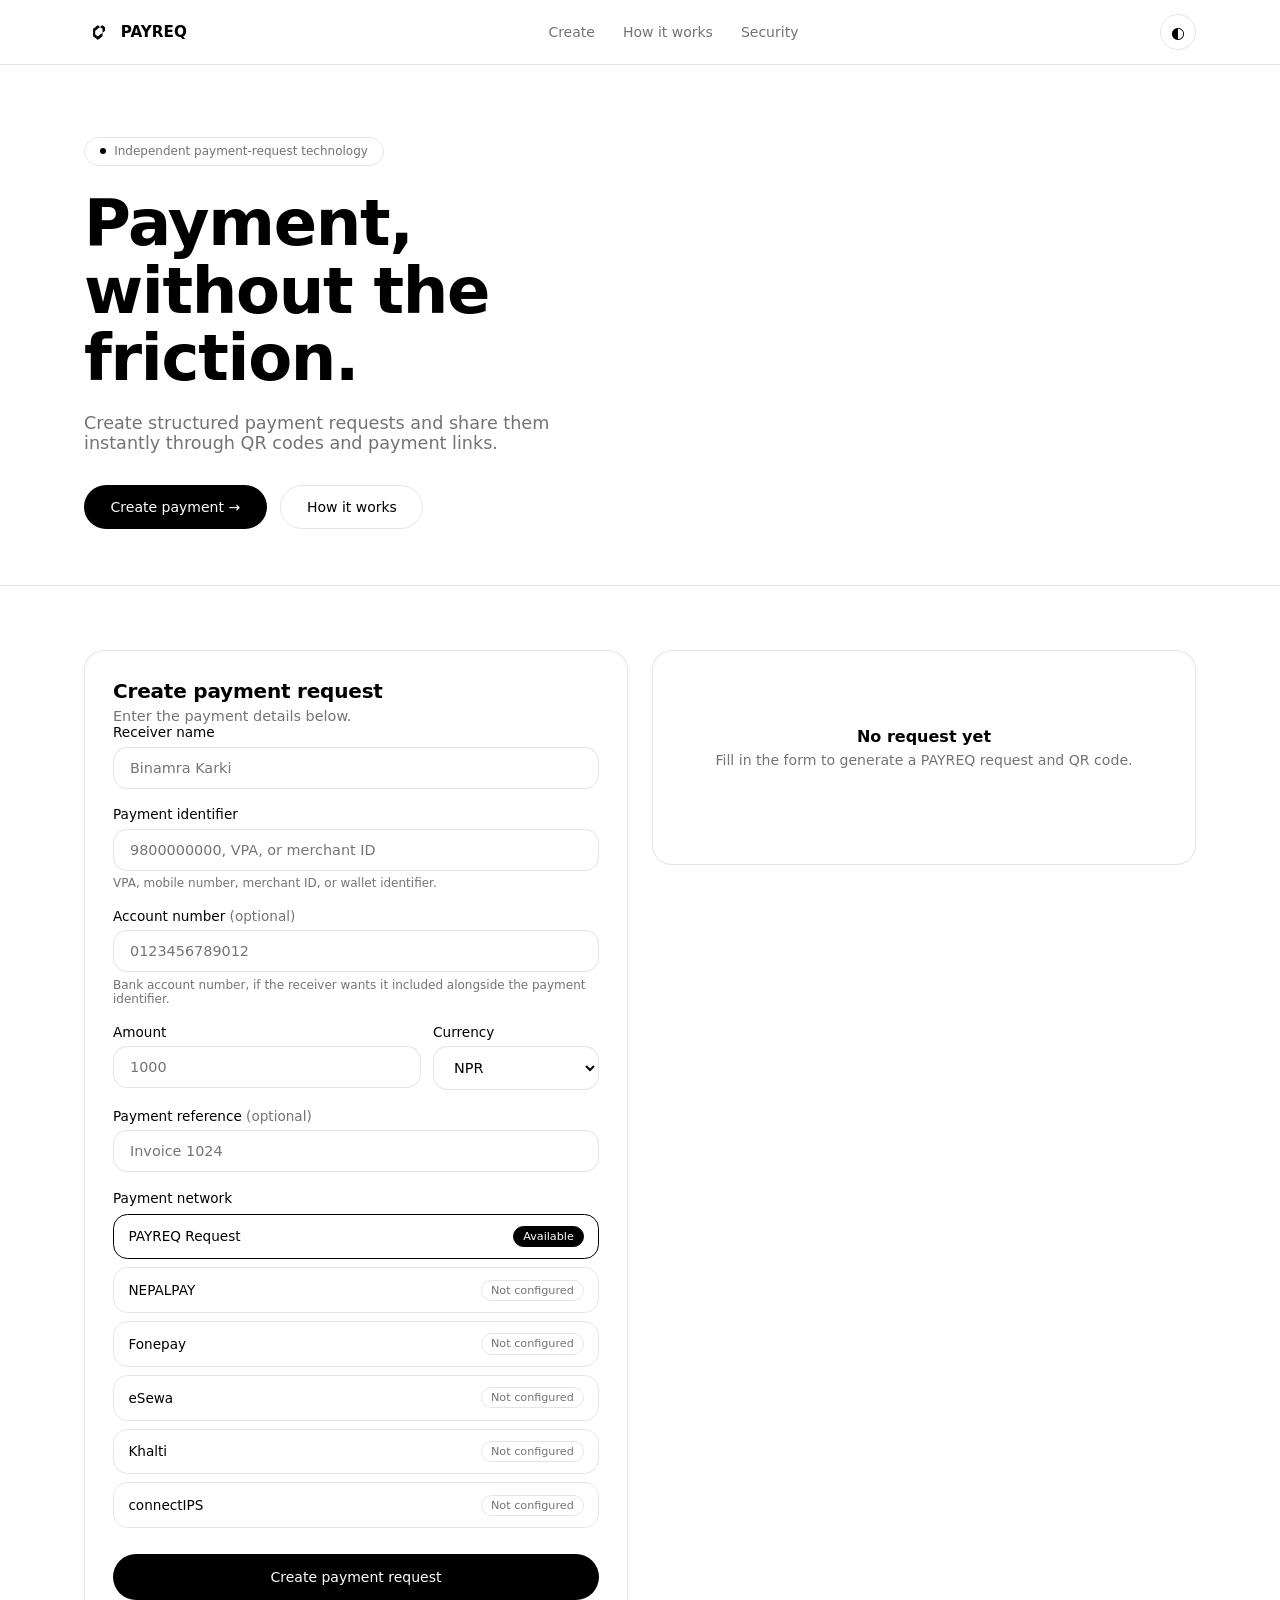
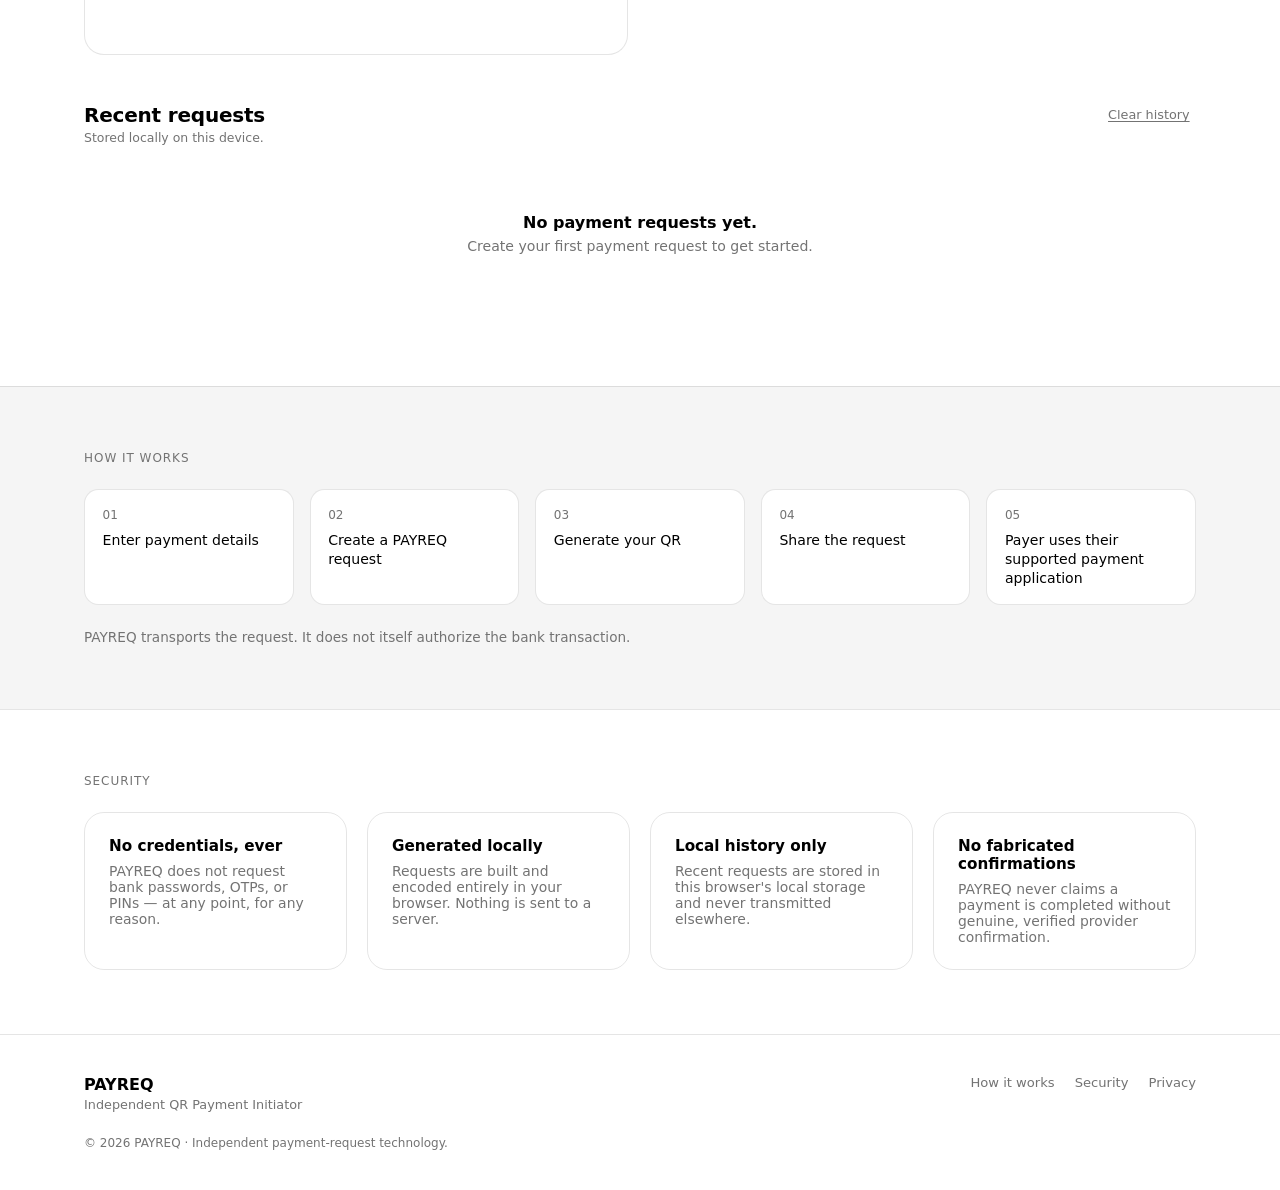
<file: payreq-static/index(4).html>
<!doctype html>
<html lang="en">
<head>
  <meta charset="utf-8" />
  <meta name="viewport" content="width=device-width, initial-scale=1" />
  <title>PAYREQ — Independent QR Payment Initiator</title>
  <meta
    name="description"
    content="Create and share structured payment requests through PAYREQ QR codes and payment links."
  />
  <meta name="theme-color" content="#000000" />

  <meta property="og:title" content="PAYREQ — Independent QR Payment Initiator" />
  <meta property="og:description" content="Payment, without the friction. Create structured payment requests and share them instantly." />
  <meta property="og:type" content="website" />

  <link rel="icon" href="[data-uri]" />
  <style>
/* ============================================================
   Reset
   ============================================================ */
*, *::before, *::after { box-sizing: border-box; }
html, body, h1, h2, h3, p, dl, dd, ol, ul, fieldset, legend, figure { margin: 0; padding: 0; }
ol, ul { list-style: none; }
img { max-width: 100%; display: block; }
button, input, select { font: inherit; color: inherit; }
a { color: inherit; text-decoration: none; }

/* ============================================================
   Variables
   ============================================================ */
:root {
  --ink: #000000;
  --ink-soft: #0A0A0A;
  --paper: #FFFFFF;
  --paper-soft: #F5F5F5;
  --muted: #737373;
  --border: rgba(0, 0, 0, 0.10);
  --danger: #B3261E;

  --radius-lg: 1.25rem;
  --radius-md: 0.9rem;
  --radius-full: 999px;

  --shadow-sm: 0 1px 2px rgba(0, 0, 0, 0.04);
  --ease: cubic-bezier(0.16, 1, 0.3, 1);
}

:root[data-theme='dark'] {
  --ink: #FFFFFF;
  --ink-soft: #F5F5F5;
  --paper: #0A0A0A;
  --paper-soft: rgba(255, 255, 255, 0.04);
  --muted: #A3A3A3;
  --border: rgba(255, 255, 255, 0.12);
  --shadow-sm: 0 1px 2px rgba(0, 0, 0, 0.3);
}

/* ============================================================
   Base
   ============================================================ */
html { color-scheme: light; }
html[data-theme='dark'] { color-scheme: dark; }

body {
  font-family: -apple-system, 'Segoe UI', Inter, system-ui, sans-serif;
  background: var(--paper);
  color: var(--ink);
  -webkit-font-smoothing: antialiased;
  transition: background-color 0.25s var(--ease), color 0.25s var(--ease);
}

.wrap {
  max-width: 72rem;
  margin: 0 auto;
  padding: 0 1.25rem;
}

.skip-link {
  position: absolute;
  left: -999px;
  top: 0;
  background: var(--ink);
  color: var(--paper);
  padding: 0.6rem 1rem;
  border-radius: var(--radius-md);
  z-index: 100;
}
.skip-link:focus { left: 1rem; top: 1rem; }

/* ============================================================
   Typography
   ============================================================ */
.eyebrow {
  font-size: 0.75rem;
  text-transform: uppercase;
  letter-spacing: 0.08em;
  color: var(--muted);
  margin-bottom: 1.5rem;
}

.panel-title { font-size: 1.25rem; font-weight: 600; letter-spacing: -0.01em; }
.panel-sub { color: var(--muted); font-size: 0.9rem; margin-top: 0.35rem; }

/* ============================================================
   Header
   ============================================================ */
.site-header {
  position: sticky;
  top: 0;
  z-index: 40;
  background: color-mix(in srgb, var(--paper) 82%, transparent);
  backdrop-filter: blur(10px);
  border-bottom: 1px solid var(--border);
}

.header-inner {
  display: flex;
  align-items: center;
  justify-content: space-between;
  height: 4rem;
}

.brand {
  display: flex;
  align-items: center;
  gap: 0.55rem;
  font-weight: 600;
  font-size: 0.95rem;
  border-radius: var(--radius-md);
}
.brand-logo { border-radius: 6px; }

.main-nav {
  display: none;
  align-items: center;
  gap: 1.75rem;
}
.main-nav a { font-size: 0.875rem; color: var(--muted); transition: color 0.15s var(--ease); }
.main-nav a:hover, .main-nav a:focus-visible { color: var(--ink); }

.header-actions { display: flex; align-items: center; gap: 0.5rem; }

.icon-btn {
  width: 2.25rem;
  height: 2.25rem;
  display: inline-flex;
  align-items: center;
  justify-content: center;
  border: 1px solid var(--border);
  border-radius: var(--radius-full);
  background: transparent;
  cursor: pointer;
  transition: background-color 0.15s var(--ease), transform 0.1s var(--ease);
}
.icon-btn:hover { background: var(--paper-soft); }
.icon-btn:active { transform: scale(0.94); }

.nav-toggle { display: inline-flex; }

.mobile-nav {
  display: flex;
  flex-direction: column;
  border-top: 1px solid var(--border);
  padding: 0.5rem 1.25rem 1rem;
}
.mobile-nav a { padding: 0.65rem 0; font-size: 0.95rem; color: var(--ink); border-bottom: 1px solid var(--border); }
.mobile-nav a:last-child { border-bottom: none; }

@media (min-width: 860px) {
  .main-nav { display: flex; }
  .nav-toggle { display: none; }
  .mobile-nav { display: none !important; }
}

/* ============================================================
   Hero
   ============================================================ */
.hero { padding: 4.5rem 0 3.5rem; }

.badge {
  display: inline-flex;
  align-items: center;
  gap: 0.5rem;
  border: 1px solid var(--border);
  border-radius: var(--radius-full);
  padding: 0.4rem 0.95rem;
  font-size: 0.75rem;
  color: var(--muted);
  margin-bottom: 1.5rem;
  animation: fade-in 0.5s var(--ease) both;
}
.badge .dot { width: 6px; height: 6px; border-radius: var(--radius-full); background: var(--ink); }

.hero-title {
  font-size: clamp(2.25rem, 6vw, 4rem);
  line-height: 1.06;
  letter-spacing: -0.02em;
  font-weight: 650;
  max-width: 38rem;
  margin-bottom: 1.25rem;
  animation: rise-in 0.6s var(--ease) both;
  animation-delay: 0.05s;
}

.hero-lede {
  max-width: 30rem;
  color: var(--muted);
  font-size: 1.1rem;
  margin-bottom: 2rem;
  animation: rise-in 0.6s var(--ease) both;
  animation-delay: 0.12s;
}

.hero-ctas {
  display: flex;
  flex-wrap: wrap;
  gap: 0.85rem;
  animation: rise-in 0.6s var(--ease) both;
  animation-delay: 0.18s;
}

/* ============================================================
   Buttons
   ============================================================ */
.btn {
  display: inline-flex;
  align-items: center;
  justify-content: center;
  gap: 0.4rem;
  border-radius: var(--radius-full);
  padding: 0.8rem 1.6rem;
  font-size: 0.875rem;
  font-weight: 500;
  border: 1px solid transparent;
  cursor: pointer;
  transition: transform 0.12s var(--ease), background-color 0.15s var(--ease), opacity 0.15s var(--ease);
  white-space: nowrap;
}
.btn:active { transform: scale(0.97); }
.btn:focus-visible { outline: 2px solid var(--ink); outline-offset: 2px; }

.btn-primary { background: var(--ink); color: var(--paper); }
.btn-primary:hover { opacity: 0.88; }

.btn-ghost { background: transparent; border-color: var(--border); color: var(--ink); }
.btn-ghost:hover { background: var(--paper-soft); }

.btn-outline { background: transparent; border-color: var(--ink); color: var(--ink); }
.btn-outline:hover { background: var(--paper-soft); }

.btn-text {
  background: none;
  border: none;
  color: var(--muted);
  font-size: 0.8rem;
  padding: 0.3rem 0.4rem;
  text-decoration: underline;
  text-underline-offset: 2px;
}
.btn-text:hover { color: var(--ink); }

.btn-block { width: 100%; padding: 0.9rem 1.6rem; margin-top: 0.5rem; }
.btn-block:disabled { opacity: 0.5; cursor: not-allowed; }

.btn[disabled] { opacity: 0.45; cursor: not-allowed; }

/* ============================================================
   Forms
   ============================================================ */
.field { margin-bottom: 1.1rem; }
.field label { display: block; font-size: 0.85rem; font-weight: 500; margin-bottom: 0.4rem; }
.field .optional { color: var(--muted); font-weight: 400; }

.field input,
.field select {
  width: 100%;
  border: 1px solid var(--border);
  background: var(--paper);
  border-radius: var(--radius-md);
  padding: 0.75rem 1rem;
  font-size: 0.9rem;
  transition: border-color 0.15s var(--ease);
}
.field input:focus-visible,
.field select:focus-visible {
  outline: none;
  border-color: var(--ink);
  box-shadow: 0 0 0 3px color-mix(in srgb, var(--ink) 12%, transparent);
}
.field input[aria-invalid='true'] { border-color: var(--danger); }

.field-hint { font-size: 0.75rem; color: var(--muted); margin-top: 0.35rem; }
.field-error {
  font-size: 0.78rem;
  color: var(--danger);
  margin-top: 0.35rem;
  min-height: 0;
}
.field-error:empty { display: none; }

.field-row { display: flex; gap: 0.75rem; }
.field-amount { flex: 1 1 65%; }
.field-currency { flex: 1 1 35%; }

.network-field { border: none; }
.network-field legend { font-size: 0.85rem; font-weight: 500; margin-bottom: 0.5rem; padding: 0; }

.network-list { display: flex; flex-direction: column; gap: 0.5rem; }
.network-option {
  display: flex;
  align-items: center;
  justify-content: space-between;
  border: 1px solid var(--border);
  border-radius: var(--radius-md);
  padding: 0.7rem 0.9rem;
  font-size: 0.85rem;
}
.network-option.available { border-color: var(--ink); }
.network-badge {
  font-size: 0.7rem;
  padding: 0.2rem 0.55rem;
  border-radius: var(--radius-full);
  border: 1px solid var(--border);
  color: var(--muted);
}
.network-badge.available { background: var(--ink); color: var(--paper); border-color: var(--ink); }

.form-status { font-size: 0.82rem; color: var(--muted); margin-top: 0.75rem; min-height: 1em; }
.form-status.error { color: var(--danger); }
.form-status.success { color: var(--ink); }

/* ============================================================
   Payment Workspace
   ============================================================ */
.workspace { padding: 3rem 0 4rem; }

.workspace-grid {
  display: grid;
  grid-template-columns: 1fr;
  gap: 1.5rem;
}

.panel {
  border: 1px solid var(--border);
  border-radius: var(--radius-lg);
  padding: 1.75rem;
  background: var(--paper);
}

.empty-state { text-align: center; padding: 3rem 1rem; }
.empty-title { font-weight: 600; margin-bottom: 0.4rem; }
.empty-body { color: var(--muted); font-size: 0.88rem; margin-bottom: 1.25rem; }

.preview-amount {
  font-size: 2rem;
  font-weight: 650;
  letter-spacing: -0.01em;
  margin: 1rem 0 1.25rem;
}

.preview-details {
  display: grid;
  grid-template-columns: 1fr 1fr;
  gap: 1rem;
  font-size: 0.88rem;
  margin-bottom: 1.5rem;
}
.preview-details dt { color: var(--muted); margin-bottom: 0.2rem; }
.preview-details dd { font-weight: 500; word-break: break-word; }

/* ============================================================
   QR
   ============================================================ */
.qr-block { text-align: center; margin: 1.5rem 0; }

.qr-frame {
  display: inline-flex;
  align-items: center;
  justify-content: center;
  background: #FFFFFF;
  border: 1px solid var(--border);
  border-radius: var(--radius-lg);
  padding: 1rem;
  min-width: 260px;
  min-height: 260px;
  animation: qr-reveal 0.5s var(--ease) both;
}
.qr-frame canvas, .qr-frame svg { display: block; }

.qr-label { font-size: 0.85rem; font-weight: 600; margin-top: 0.9rem; }
.qr-explainer { font-size: 0.78rem; color: var(--muted); max-width: 26rem; margin: 0.4rem auto 0; }

.status-line { text-align: center; font-size: 0.85rem; font-weight: 500; margin-top: 1.25rem; }
.status-note { text-align: center; font-size: 0.75rem; color: var(--muted); margin-top: 0.3rem; }

.action-row {
  display: flex;
  flex-wrap: wrap;
  gap: 0.6rem;
  justify-content: center;
  margin-top: 1.5rem;
}
.action-row .btn { padding: 0.6rem 1.1rem; font-size: 0.8rem; }

/* ============================================================
   Request Viewer (decoded incoming request)
   ============================================================ */
.request-viewer { padding-top: 2.5rem; }
.request-viewer .panel { max-width: 34rem; margin: 0 auto; }
.request-viewer-title { font-size: 1.15rem; font-weight: 650; margin-bottom: 0.25rem; }
.request-viewer .preview-amount { text-align: center; }
.request-error-title { font-size: 1.1rem; font-weight: 650; margin-bottom: 0.5rem; }
.request-error-body { color: var(--muted); font-size: 0.9rem; margin-bottom: 1.25rem; }

/* ============================================================
   Recent Requests
   ============================================================ */
.recent-block { margin-top: 3rem; }
.recent-header { display: flex; align-items: center; justify-content: space-between; margin-bottom: 0.15rem; }
.recent-note { font-size: 0.78rem; color: var(--muted); margin-bottom: 1.25rem; }

.recent-list { display: flex; flex-direction: column; gap: 0.6rem; }
.recent-item {
  display: flex;
  align-items: center;
  justify-content: space-between;
  gap: 1rem;
  border: 1px solid var(--border);
  border-radius: var(--radius-md);
  padding: 0.85rem 1rem;
  animation: rise-in 0.35s var(--ease) both;
}
.recent-main { min-width: 0; }
.recent-name { font-weight: 500; font-size: 0.9rem; }
.recent-meta { font-size: 0.78rem; color: var(--muted); overflow: hidden; text-overflow: ellipsis; white-space: nowrap; }
.recent-actions { display: flex; gap: 0.4rem; flex-shrink: 0; }
.recent-actions .btn { padding: 0.45rem 0.85rem; font-size: 0.75rem; }

/* ============================================================
   Sections
   ============================================================ */
.section { padding: 4rem 0; border-top: 1px solid var(--border); }
.section.alt { background: var(--paper-soft); }

.steps { display: grid; gap: 1rem; grid-template-columns: repeat(auto-fit, minmax(9rem, 1fr)); margin-bottom: 1.5rem; }
.steps li {
  border: 1px solid var(--border);
  border-radius: var(--radius-md);
  padding: 1.1rem;
  background: var(--paper);
}
.step-num { display: block; font-size: 0.75rem; color: var(--muted); margin-bottom: 0.5rem; }
.step-text { font-size: 0.88rem; font-weight: 500; }

.section-footnote { font-size: 0.85rem; color: var(--muted); }

.grid-3 { display: grid; gap: 1.25rem; grid-template-columns: repeat(auto-fit, minmax(14rem, 1fr)); }
.card {
  border: 1px solid var(--border);
  border-radius: var(--radius-lg);
  padding: 1.5rem;
}
.card h3 { font-size: 0.95rem; margin-bottom: 0.5rem; }
.card p { color: var(--muted); font-size: 0.87rem; }

/* ============================================================
   Footer
   ============================================================ */
.site-footer { border-top: 1px solid var(--border); padding: 2.5rem 0; }
.footer-inner {
  display: flex;
  flex-wrap: wrap;
  gap: 1.5rem;
  align-items: flex-start;
  justify-content: space-between;
}
.footer-brand { font-weight: 650; }
.footer-tagline { font-size: 0.8rem; color: var(--muted); margin-top: 0.2rem; }
.footer-links { display: flex; gap: 1.25rem; }
.footer-links a { font-size: 0.82rem; color: var(--muted); }
.footer-links a:hover { color: var(--ink); }
.footer-copy { font-size: 0.75rem; color: var(--muted); width: 100%; }

/* ============================================================
   Responsive
   ============================================================ */
@media (min-width: 900px) {
  .workspace-grid { grid-template-columns: 1fr 1fr; align-items: start; }
}

@media (max-width: 480px) {
  .field-row { flex-direction: column; }
  .action-row { justify-content: stretch; }
  .action-row .btn { flex: 1 1 45%; }
}

/* ============================================================
   Accessibility
   ============================================================ */
:focus-visible { outline: 2px solid var(--ink); outline-offset: 2px; }

/* ============================================================
   Reduced Motion
   ============================================================ */
@keyframes fade-in { from { opacity: 0; } to { opacity: 1; } }
@keyframes rise-in { from { opacity: 0; transform: translateY(10px); } to { opacity: 1; transform: translateY(0); } }
@keyframes qr-reveal { from { opacity: 0; transform: scale(0.94); } to { opacity: 1; transform: scale(1); } }

@media (prefers-reduced-motion: reduce) {
  *, *::before, *::after {
    animation-duration: 0.001ms !important;
    animation-iteration-count: 1 !important;
    transition-duration: 0.001ms !important;
    scroll-behavior: auto !important;
  }
}

  </style>
</head>
<body>
  <a class="skip-link" href="#main">Skip to content</a>

  <!-- ============ HEADER ============ -->
  <header class="site-header">
    <div class="wrap header-inner">
      <a class="brand" href="#top" aria-label="PAYREQ home">
        <img src="[data-uri]" alt="" width="28" height="28" class="brand-logo" />
        <span class="brand-name">PAYREQ</span>
      </a>

      <nav class="main-nav" aria-label="Primary">
        <a href="#create">Create</a>
        <a href="#how-it-works">How it works</a>
        <a href="#security">Security</a>
      </nav>

      <div class="header-actions">
        <button id="theme-toggle" class="icon-btn" type="button" aria-label="Toggle theme">
          <span class="theme-icon" aria-hidden="true">◐</span>
        </button>
        <button id="nav-toggle" class="icon-btn nav-toggle" type="button" aria-label="Open menu" aria-expanded="false" aria-controls="mobile-nav">
          <span aria-hidden="true">☰</span>
        </button>
      </div>
    </div>

    <nav id="mobile-nav" class="mobile-nav" aria-label="Mobile" hidden>
      <a href="#create">Create</a>
      <a href="#how-it-works">How it works</a>
      <a href="#security">Security</a>
    </nav>
  </header>

  <main id="main">
    <!-- ============ HERO ============ -->
    <section class="hero" id="top">
      <div class="wrap">
        <div class="badge">
          <span class="dot" aria-hidden="true"></span>
          Independent payment-request technology
        </div>

        <h1 class="hero-title">
          Payment,<br />
          without the friction.
        </h1>

        <p class="hero-lede">
          Create structured payment requests and share them instantly through
          QR codes and payment links.
        </p>

        <div class="hero-ctas">
          <a href="#create" class="btn btn-primary">Create payment →</a>
          <a href="#how-it-works" class="btn btn-ghost">How it works</a>
        </div>
      </div>
    </section>

    <!-- ============ REQUEST VIEWER (shown only when ?request=... is present) ============ -->
    <section id="request-viewer" class="section request-viewer" hidden aria-live="polite">
      <div class="wrap">
        <div id="request-viewer-content"></div>
      </div>
    </section>

    <!-- ============ PAYMENT WORKSPACE ============ -->
    <section class="section workspace" id="create">
      <div class="wrap">
        <div class="workspace-grid">
          <!-- FORM -->
          <div class="panel">
            <h2 class="panel-title">Create payment request</h2>
            <p class="panel-sub">Enter the payment details below.</p>

            <form id="payment-form" novalidate>
              <div class="field">
                <label for="receiver-name">Receiver name</label>
                <input id="receiver-name" name="receiverName" type="text" autocomplete="name" placeholder="Binamra Karki" maxlength="70" required />
                <p class="field-error" id="error-receiverName" role="alert"></p>
              </div>

              <div class="field">
                <label for="identifier">Payment identifier</label>
                <input id="identifier" name="identifier" type="text" placeholder="9800000000, VPA, or merchant ID" maxlength="60" required />
                <p class="field-hint">VPA, mobile number, merchant ID, or wallet identifier.</p>
                <p class="field-error" id="error-identifier" role="alert"></p>
              </div>

              <div class="field">
                <label for="account-number">Account number <span class="optional">(optional)</span></label>
                <input id="account-number" name="accountNumber" type="text" inputmode="numeric" placeholder="0123456789012" maxlength="34" autocomplete="off" />
                <p class="field-hint">Bank account number, if the receiver wants it included alongside the payment identifier.</p>
                <p class="field-error" id="error-accountNumber" role="alert"></p>
              </div>

              <div class="field-row">
                <div class="field field-amount">
                  <label for="amount">Amount</label>
                  <input id="amount" name="amount" type="number" inputmode="decimal" min="0" step="0.01" placeholder="1000" required />
                  <p class="field-error" id="error-amount" role="alert"></p>
                </div>

                <div class="field field-currency">
                  <label for="currency">Currency</label>
                  <select id="currency" name="currency">
                    <option value="NPR" selected>NPR</option>
                  </select>
                </div>
              </div>

              <div class="field">
                <label for="reference">Payment reference <span class="optional">(optional)</span></label>
                <input id="reference" name="reference" type="text" placeholder="Invoice 1024" maxlength="80" />
                <p class="field-error" id="error-reference" role="alert"></p>
              </div>

              <fieldset class="field network-field">
                <legend>Payment network</legend>
                <div class="network-list" id="network-list"></div>
              </fieldset>

              <button type="submit" class="btn btn-primary btn-block">Create payment request</button>
              <p class="form-status" id="form-status" role="status" aria-live="polite"></p>
            </form>
          </div>

          <!-- PREVIEW / RESULT -->
          <div class="panel">
            <div id="preview-empty" class="empty-state">
              <p class="empty-title">No request yet</p>
              <p class="empty-body">Fill in the form to generate a PAYREQ request and QR code.</p>
            </div>

            <div id="preview-result" hidden>
              <h2 class="panel-title">Payment request</h2>

              <p class="preview-amount" id="preview-amount">NPR 0.00</p>

              <dl class="preview-details">
                <div>
                  <dt>Receiver</dt>
                  <dd id="preview-receiver">—</dd>
                </div>
                <div>
                  <dt>Payment identifier</dt>
                  <dd id="preview-identifier">—</dd>
                </div>
                <div id="preview-account-row">
                  <dt>Account number</dt>
                  <dd id="preview-account">—</dd>
                </div>
                <div id="preview-reference-row">
                  <dt>Reference</dt>
                  <dd id="preview-reference">—</dd>
                </div>
                <div>
                  <dt>Payment network</dt>
                  <dd id="preview-network">PAYREQ Request</dd>
                </div>
              </dl>

              <div class="qr-block">
                <div class="qr-frame" id="qr-frame" aria-live="polite"></div>
                <p class="qr-label">PAYREQ Request QR</p>
                <p class="qr-explainer">
                  This QR contains a PAYREQ payment request. It does not
                  itself authorize or complete a bank transaction.
                </p>
              </div>

              <p class="status-line" id="status-line">Request created · Awaiting payer</p>
              <p class="status-note">
                Payment status cannot be verified by this standalone
                application.
              </p>

              <div class="action-row">
                <button type="button" class="btn btn-ghost" id="btn-download-png">Download PNG</button>
                <button type="button" class="btn btn-ghost" id="btn-download-svg">Download SVG</button>
                <button type="button" class="btn btn-ghost" id="btn-copy-request">Copy request</button>
                <button type="button" class="btn btn-ghost" id="btn-copy-link">Copy payment link</button>
                <button type="button" class="btn btn-ghost" id="btn-share">Share</button>
                <button type="button" class="btn btn-outline" id="btn-create-another">Create another</button>
              </div>
              <p class="form-status" id="preview-status" role="status" aria-live="polite"></p>
            </div>
          </div>
        </div>

        <!-- RECENT REQUESTS -->
        <div class="recent-block">
          <div class="recent-header">
            <h2 class="panel-title">Recent requests</h2>
            <button type="button" class="btn btn-text" id="btn-clear-history">Clear history</button>
          </div>
          <p class="recent-note">Stored locally on this device.</p>

          <div id="recent-empty" class="empty-state">
            <p class="empty-title">No payment requests yet.</p>
            <p class="empty-body">Create your first payment request to get started.</p>
          </div>

          <ul id="recent-list" class="recent-list" hidden></ul>
        </div>
      </div>
    </section>

    <!-- ============ HOW IT WORKS ============ -->
    <section class="section alt" id="how-it-works">
      <div class="wrap">
        <p class="eyebrow">How it works</p>
        <ol class="steps">
          <li><span class="step-num">01</span><span class="step-text">Enter payment details</span></li>
          <li><span class="step-num">02</span><span class="step-text">Create a PAYREQ request</span></li>
          <li><span class="step-num">03</span><span class="step-text">Generate your QR</span></li>
          <li><span class="step-num">04</span><span class="step-text">Share the request</span></li>
          <li><span class="step-num">05</span><span class="step-text">Payer uses their supported payment application</span></li>
        </ol>
        <p class="section-footnote">
          PAYREQ transports the request. It does not itself authorize the
          bank transaction.
        </p>
      </div>
    </section>

    <!-- ============ SECURITY ============ -->
    <section class="section" id="security">
      <div class="wrap">
        <p class="eyebrow">Security</p>
        <div class="grid-3">
          <div class="card">
            <h3>No credentials, ever</h3>
            <p>PAYREQ does not request bank passwords, OTPs, or PINs — at any point, for any reason.</p>
          </div>
          <div class="card">
            <h3>Generated locally</h3>
            <p>Requests are built and encoded entirely in your browser. Nothing is sent to a server.</p>
          </div>
          <div class="card">
            <h3>Local history only</h3>
            <p>Recent requests are stored in this browser's local storage and never transmitted elsewhere.</p>
          </div>
          <div class="card">
            <h3>No fabricated confirmations</h3>
            <p>PAYREQ never claims a payment is completed without genuine, verified provider confirmation.</p>
          </div>
        </div>
      </div>
    </section>
  </main>

  <!-- ============ FOOTER ============ -->
  <footer class="site-footer">
    <div class="wrap footer-inner">
      <div>
        <p class="footer-brand">PAYREQ</p>
        <p class="footer-tagline">Independent QR Payment Initiator</p>
      </div>
      <nav class="footer-links" aria-label="Footer">
        <a href="#how-it-works">How it works</a>
        <a href="#security">Security</a>
        <a href="#privacy">Privacy</a>
      </nav>
      <p class="footer-copy">© <span id="footer-year"></span> PAYREQ · Independent payment-request technology.</p>
    </div>
  </footer>
  <script>
!function(t){if("object"==typeof exports&&"undefined"!=typeof module)module.exports=t();else if("function"==typeof define&&define.amd)define([],t);else{("undefined"!=typeof window?window:"undefined"!=typeof global?global:"undefined"!=typeof self?self:this).QRCode=t()}}(function(){return function t(e,n,r){function o(s,a){if(!n[s]){if(!e[s]){var u="function"==typeof require&&require;if(!a&&u)return u(s,!0);if(i)return i(s,!0);var c=new Error("Cannot find module '"+s+"'");throw c.code="MODULE_NOT_FOUND",c}var l=n[s]={exports:{}};e[s][0].call(l.exports,function(t){return o(e[s][1][t]||t)},l,l.exports,t,e,n,r)}return n[s].exports}for(var i="function"==typeof require&&require,s=0;s<r.length;s++)o(r[s]);return o}({1:[function(t,e,n){"use strict";var r={single_source_shortest_paths:function(t,e,n){var o={},i={};i[e]=0;var s,a,u,c,l,f,d,h=r.PriorityQueue.make();for(h.push(e,0);!h.empty();)for(u in a=(s=h.pop()).value,c=s.cost,l=t[a]||{})l.hasOwnProperty(u)&&(f=c+l[u],d=i[u],(void 0===i[u]||d>f)&&(i[u]=f,h.push(u,f),o[u]=a));if(void 0!==n&&void 0===i[n]){var g=["Could not find a path from ",e," to ",n,"."].join("");throw new Error(g)}return o},extract_shortest_path_from_predecessor_list:function(t,e){for(var n=[],r=e;r;)n.push(r),t[r],r=t[r];return n.reverse(),n},find_path:function(t,e,n){var o=r.single_source_shortest_paths(t,e,n);return r.extract_shortest_path_from_predecessor_list(o,n)},PriorityQueue:{make:function(t){var e,n=r.PriorityQueue,o={};for(e in t=t||{},n)n.hasOwnProperty(e)&&(o[e]=n[e]);return o.queue=[],o.sorter=t.sorter||n.default_sorter,o},default_sorter:function(t,e){return t.cost-e.cost},push:function(t,e){var n={value:t,cost:e};this.queue.push(n),this.queue.sort(this.sorter)},pop:function(){return this.queue.shift()},empty:function(){return 0===this.queue.length}}};void 0!==e&&(e.exports=r)},{}],2:[function(t,e,n){const r=t("./can-promise"),o=t("./core/qrcode"),i=t("./renderer/canvas"),s=t("./renderer/svg-tag.js");function a(t,e,n,i,s){const a=[].slice.call(arguments,1),u=a.length,c="function"==typeof a[u-1];if(!c&&!r())throw new Error("Callback required as last argument");if(!c){if(u<1)throw new Error("Too few arguments provided");return 1===u?(n=e,e=i=void 0):2!==u||e.getContext||(i=n,n=e,e=void 0),new Promise(function(r,s){try{const s=o.create(n,i);r(t(s,e,i))}catch(t){s(t)}})}if(u<2)throw new Error("Too few arguments provided");2===u?(s=n,n=e,e=i=void 0):3===u&&(e.getContext&&void 0===s?(s=i,i=void 0):(s=i,i=n,n=e,e=void 0));try{const r=o.create(n,i);s(null,t(r,e,i))}catch(t){s(t)}}n.create=o.create,n.toCanvas=a.bind(null,i.render),n.toDataURL=a.bind(null,i.renderToDataURL),n.toString=a.bind(null,function(t,e,n){return s.render(t,n)})},{"./can-promise":3,"./core/qrcode":19,"./renderer/canvas":26,"./renderer/svg-tag.js":27}],3:[function(t,e,n){e.exports=function(){return"function"==typeof Promise&&Promise.prototype&&Promise.prototype.then}},{}],4:[function(t,e,n){const r=t("./utils").getSymbolSize;n.getRowColCoords=function(t){if(1===t)return[];const e=Math.floor(t/7)+2,n=r(t),o=145===n?26:2*Math.ceil((n-13)/(2*e-2)),i=[n-7];for(let t=1;t<e-1;t++)i[t]=i[t-1]-o;return i.push(6),i.reverse()},n.getPositions=function(t){const e=[],r=n.getRowColCoords(t),o=r.length;for(let t=0;t<o;t++)for(let n=0;n<o;n++)0===t&&0===n||0===t&&n===o-1||t===o-1&&0===n||e.push([r[t],r[n]]);return e}},{"./utils":23}],5:[function(t,e,n){const r=t("./mode"),o=["0","1","2","3","4","5","6","7","8","9","A","B","C","D","E","F","G","H","I","J","K","L","M","N","O","P","Q","R","S","T","U","V","W","X","Y","Z"," ","$","%","*","+","-",".","/",":"];function i(t){this.mode=r.ALPHANUMERIC,this.data=t}i.getBitsLength=function(t){return 11*Math.floor(t/2)+t%2*6},i.prototype.getLength=function(){return this.data.length},i.prototype.getBitsLength=function(){return i.getBitsLength(this.data.length)},i.prototype.write=function(t){let e;for(e=0;e+2<=this.data.length;e+=2){let n=45*o.indexOf(this.data[e]);n+=o.indexOf(this.data[e+1]),t.put(n,11)}this.data.length%2&&t.put(o.indexOf(this.data[e]),6)},e.exports=i},{"./mode":16}],6:[function(t,e,n){function r(){this.buffer=[],this.length=0}r.prototype={get:function(t){const e=Math.floor(t/8);return 1==(this.buffer[e]>>>7-t%8&1)},put:function(t,e){for(let n=0;n<e;n++)this.putBit(1==(t>>>e-n-1&1))},getLengthInBits:function(){return this.length},putBit:function(t){const e=Math.floor(this.length/8);this.buffer.length<=e&&this.buffer.push(0),t&&(this.buffer[e]|=128>>>this.length%8),this.length++}},e.exports=r},{}],7:[function(t,e,n){function r(t){if(!t||t<1)throw new Error("BitMatrix size must be defined and greater than 0");this.size=t,this.data=new Uint8Array(t*t),this.reservedBit=new Uint8Array(t*t)}r.prototype.set=function(t,e,n,r){const o=t*this.size+e;this.data[o]=n,r&&(this.reservedBit[o]=!0)},r.prototype.get=function(t,e){return this.data[t*this.size+e]},r.prototype.xor=function(t,e,n){this.data[t*this.size+e]^=n},r.prototype.isReserved=function(t,e){return this.reservedBit[t*this.size+e]},e.exports=r},{}],8:[function(t,e,n){const r=t("./mode");function o(t){this.mode=r.BYTE,this.data="string"==typeof t?(new TextEncoder).encode(t):new Uint8Array(t)}o.getBitsLength=function(t){return 8*t},o.prototype.getLength=function(){return this.data.length},o.prototype.getBitsLength=function(){return o.getBitsLength(this.data.length)},o.prototype.write=function(t){for(let e=0,n=this.data.length;e<n;e++)t.put(this.data[e],8)},e.exports=o},{"./mode":16}],9:[function(t,e,n){const r=t("./error-correction-level"),o=[1,1,1,1,1,1,1,1,1,1,2,2,1,2,2,4,1,2,4,4,2,4,4,4,2,4,6,5,2,4,6,6,2,5,8,8,4,5,8,8,4,5,8,11,4,8,10,11,4,9,12,16,4,9,16,16,6,10,12,18,6,10,17,16,6,11,16,19,6,13,18,21,7,14,21,25,8,16,20,25,8,17,23,25,9,17,23,34,9,18,25,30,10,20,27,32,12,21,29,35,12,23,34,37,12,25,34,40,13,26,35,42,14,28,38,45,15,29,40,48,16,31,43,51,17,33,45,54,18,35,48,57,19,37,51,60,19,38,53,63,20,40,56,66,21,43,59,70,22,45,62,74,24,47,65,77,25,49,68,81],i=[7,10,13,17,10,16,22,28,15,26,36,44,20,36,52,64,26,48,72,88,36,64,96,112,40,72,108,130,48,88,132,156,60,110,160,192,72,130,192,224,80,150,224,264,96,176,260,308,104,198,288,352,120,216,320,384,132,240,360,432,144,280,408,480,168,308,448,532,180,338,504,588,196,364,546,650,224,416,600,700,224,442,644,750,252,476,690,816,270,504,750,900,300,560,810,960,312,588,870,1050,336,644,952,1110,360,700,1020,1200,390,728,1050,1260,420,784,1140,1350,450,812,1200,1440,480,868,1290,1530,510,924,1350,1620,540,980,1440,1710,570,1036,1530,1800,570,1064,1590,1890,600,1120,1680,1980,630,1204,1770,2100,660,1260,1860,2220,720,1316,1950,2310,750,1372,2040,2430];n.getBlocksCount=function(t,e){switch(e){case r.L:return o[4*(t-1)+0];case r.M:return o[4*(t-1)+1];case r.Q:return o[4*(t-1)+2];case r.H:return o[4*(t-1)+3];default:return}},n.getTotalCodewordsCount=function(t,e){switch(e){case r.L:return i[4*(t-1)+0];case r.M:return i[4*(t-1)+1];case r.Q:return i[4*(t-1)+2];case r.H:return i[4*(t-1)+3];default:return}}},{"./error-correction-level":10}],10:[function(t,e,n){n.L={bit:1},n.M={bit:0},n.Q={bit:3},n.H={bit:2},n.isValid=function(t){return t&&void 0!==t.bit&&t.bit>=0&&t.bit<4},n.from=function(t,e){if(n.isValid(t))return t;try{return function(t){if("string"!=typeof t)throw new Error("Param is not a string");switch(t.toLowerCase()){case"l":case"low":return n.L;case"m":case"medium":return n.M;case"q":case"quartile":return n.Q;case"h":case"high":return n.H;default:throw new Error("Unknown EC Level: "+t)}}(t)}catch(t){return e}}},{}],11:[function(t,e,n){const r=t("./utils").getSymbolSize;n.getPositions=function(t){const e=r(t);return[[0,0],[e-7,0],[0,e-7]]}},{"./utils":23}],12:[function(t,e,n){const r=t("./utils"),o=r.getBCHDigit(1335);n.getEncodedBits=function(t,e){const n=t.bit<<3|e;let i=n<<10;for(;r.getBCHDigit(i)-o>=0;)i^=1335<<r.getBCHDigit(i)-o;return 21522^(n<<10|i)}},{"./utils":23}],13:[function(t,e,n){const r=new Uint8Array(512),o=new Uint8Array(256);!function(){let t=1;for(let e=0;e<255;e++)r[e]=t,o[t]=e,t<<=1,256&t&&(t^=285);for(let t=255;t<512;t++)r[t]=r[t-255]}(),n.log=function(t){if(t<1)throw new Error("log("+t+")");return o[t]},n.exp=function(t){return r[t]},n.mul=function(t,e){return 0===t||0===e?0:r[o[t]+o[e]]}},{}],14:[function(t,e,n){const r=t("./mode"),o=t("./utils");function i(t){this.mode=r.KANJI,this.data=t}i.getBitsLength=function(t){return 13*t},i.prototype.getLength=function(){return this.data.length},i.prototype.getBitsLength=function(){return i.getBitsLength(this.data.length)},i.prototype.write=function(t){let e;for(e=0;e<this.data.length;e++){let n=o.toSJIS(this.data[e]);if(n>=33088&&n<=40956)n-=33088;else{if(!(n>=57408&&n<=60351))throw new Error("Invalid SJIS character: "+this.data[e]+"\nMake sure your charset is UTF-8");n-=49472}n=192*(n>>>8&255)+(255&n),t.put(n,13)}},e.exports=i},{"./mode":16,"./utils":23}],15:[function(t,e,n){n.Patterns={PATTERN000:0,PATTERN001:1,PATTERN010:2,PATTERN011:3,PATTERN100:4,PATTERN101:5,PATTERN110:6,PATTERN111:7};const r=3,o=3,i=40,s=10;function a(t,e,r){switch(t){case n.Patterns.PATTERN000:return(e+r)%2==0;case n.Patterns.PATTERN001:return e%2==0;case n.Patterns.PATTERN010:return r%3==0;case n.Patterns.PATTERN011:return(e+r)%3==0;case n.Patterns.PATTERN100:return(Math.floor(e/2)+Math.floor(r/3))%2==0;case n.Patterns.PATTERN101:return e*r%2+e*r%3==0;case n.Patterns.PATTERN110:return(e*r%2+e*r%3)%2==0;case n.Patterns.PATTERN111:return(e*r%3+(e+r)%2)%2==0;default:throw new Error("bad maskPattern:"+t)}}n.isValid=function(t){return null!=t&&""!==t&&!isNaN(t)&&t>=0&&t<=7},n.from=function(t){return n.isValid(t)?parseInt(t,10):void 0},n.getPenaltyN1=function(t){const e=t.size;let n=0,o=0,i=0,s=null,a=null;for(let u=0;u<e;u++){o=i=0,s=a=null;for(let c=0;c<e;c++){let e=t.get(u,c);e===s?o++:(o>=5&&(n+=r+(o-5)),s=e,o=1),e=t.get(c,u),e===a?i++:(i>=5&&(n+=r+(i-5)),a=e,i=1)}o>=5&&(n+=r+(o-5)),i>=5&&(n+=r+(i-5))}return n},n.getPenaltyN2=function(t){const e=t.size;let n=0;for(let r=0;r<e-1;r++)for(let o=0;o<e-1;o++){const e=t.get(r,o)+t.get(r,o+1)+t.get(r+1,o)+t.get(r+1,o+1);4!==e&&0!==e||n++}return n*o},n.getPenaltyN3=function(t){const e=t.size;let n=0,r=0,o=0;for(let i=0;i<e;i++){r=o=0;for(let s=0;s<e;s++)r=r<<1&2047|t.get(i,s),s>=10&&(1488===r||93===r)&&n++,o=o<<1&2047|t.get(s,i),s>=10&&(1488===o||93===o)&&n++}return n*i},n.getPenaltyN4=function(t){let e=0;const n=t.data.length;for(let r=0;r<n;r++)e+=t.data[r];return Math.abs(Math.ceil(100*e/n/5)-10)*s},n.applyMask=function(t,e){const n=e.size;for(let r=0;r<n;r++)for(let o=0;o<n;o++)e.isReserved(o,r)||e.xor(o,r,a(t,o,r))},n.getBestMask=function(t,e){const r=Object.keys(n.Patterns).length;let o=0,i=1/0;for(let s=0;s<r;s++){e(s),n.applyMask(s,t);const r=n.getPenaltyN1(t)+n.getPenaltyN2(t)+n.getPenaltyN3(t)+n.getPenaltyN4(t);n.applyMask(s,t),r<i&&(i=r,o=s)}return o}},{}],16:[function(t,e,n){const r=t("./version-check"),o=t("./regex");n.NUMERIC={id:"Numeric",bit:1,ccBits:[10,12,14]},n.ALPHANUMERIC={id:"Alphanumeric",bit:2,ccBits:[9,11,13]},n.BYTE={id:"Byte",bit:4,ccBits:[8,16,16]},n.KANJI={id:"Kanji",bit:8,ccBits:[8,10,12]},n.MIXED={bit:-1},n.getCharCountIndicator=function(t,e){if(!t.ccBits)throw new Error("Invalid mode: "+t);if(!r.isValid(e))throw new Error("Invalid version: "+e);return e>=1&&e<10?t.ccBits[0]:e<27?t.ccBits[1]:t.ccBits[2]},n.getBestModeForData=function(t){return o.testNumeric(t)?n.NUMERIC:o.testAlphanumeric(t)?n.ALPHANUMERIC:o.testKanji(t)?n.KANJI:n.BYTE},n.toString=function(t){if(t&&t.id)return t.id;throw new Error("Invalid mode")},n.isValid=function(t){return t&&t.bit&&t.ccBits},n.from=function(t,e){if(n.isValid(t))return t;try{return function(t){if("string"!=typeof t)throw new Error("Param is not a string");switch(t.toLowerCase()){case"numeric":return n.NUMERIC;case"alphanumeric":return n.ALPHANUMERIC;case"kanji":return n.KANJI;case"byte":return n.BYTE;default:throw new Error("Unknown mode: "+t)}}(t)}catch(t){return e}}},{"./regex":21,"./version-check":24}],17:[function(t,e,n){const r=t("./mode");function o(t){this.mode=r.NUMERIC,this.data=t.toString()}o.getBitsLength=function(t){return 10*Math.floor(t/3)+(t%3?t%3*3+1:0)},o.prototype.getLength=function(){return this.data.length},o.prototype.getBitsLength=function(){return o.getBitsLength(this.data.length)},o.prototype.write=function(t){let e,n,r;for(e=0;e+3<=this.data.length;e+=3)n=this.data.substr(e,3),r=parseInt(n,10),t.put(r,10);const o=this.data.length-e;o>0&&(n=this.data.substr(e),r=parseInt(n,10),t.put(r,3*o+1))},e.exports=o},{"./mode":16}],18:[function(t,e,n){const r=t("./galois-field");n.mul=function(t,e){const n=new Uint8Array(t.length+e.length-1);for(let o=0;o<t.length;o++)for(let i=0;i<e.length;i++)n[o+i]^=r.mul(t[o],e[i]);return n},n.mod=function(t,e){let n=new Uint8Array(t);for(;n.length-e.length>=0;){const t=n[0];for(let o=0;o<e.length;o++)n[o]^=r.mul(e[o],t);let o=0;for(;o<n.length&&0===n[o];)o++;n=n.slice(o)}return n},n.generateECPolynomial=function(t){let e=new Uint8Array([1]);for(let o=0;o<t;o++)e=n.mul(e,new Uint8Array([1,r.exp(o)]));return e}},{"./galois-field":13}],19:[function(t,e,n){const r=t("./utils"),o=t("./error-correction-level"),i=t("./bit-buffer"),s=t("./bit-matrix"),a=t("./alignment-pattern"),u=t("./finder-pattern"),c=t("./mask-pattern"),l=t("./error-correction-code"),f=t("./reed-solomon-encoder"),d=t("./version"),h=t("./format-info"),g=t("./mode"),p=t("./segments");function m(t,e,n){const r=t.size,o=h.getEncodedBits(e,n);let i,s;for(i=0;i<15;i++)s=1==(o>>i&1),i<6?t.set(i,8,s,!0):i<8?t.set(i+1,8,s,!0):t.set(r-15+i,8,s,!0),i<8?t.set(8,r-i-1,s,!0):i<9?t.set(8,15-i-1+1,s,!0):t.set(8,15-i-1,s,!0);t.set(r-8,8,1,!0)}function w(t,e,n){const o=new i;n.forEach(function(e){o.put(e.mode.bit,4),o.put(e.getLength(),g.getCharCountIndicator(e.mode,t)),e.write(o)});const s=8*(r.getSymbolTotalCodewords(t)-l.getTotalCodewordsCount(t,e));for(o.getLengthInBits()+4<=s&&o.put(0,4);o.getLengthInBits()%8!=0;)o.putBit(0);const a=(s-o.getLengthInBits())/8;for(let t=0;t<a;t++)o.put(t%2?17:236,8);return function(t,e,n){const o=r.getSymbolTotalCodewords(e),i=l.getTotalCodewordsCount(e,n),s=o-i,a=l.getBlocksCount(e,n),u=o%a,c=a-u,d=Math.floor(o/a),h=Math.floor(s/a),g=h+1,p=d-h,m=new f(p);let w=0;const y=new Array(a),E=new Array(a);let v=0;const A=new Uint8Array(t.buffer);for(let t=0;t<a;t++){const e=t<c?h:g;y[t]=A.slice(w,w+e),E[t]=m.encode(y[t]),w+=e,v=Math.max(v,e)}const C=new Uint8Array(o);let B,I,M=0;for(B=0;B<v;B++)for(I=0;I<a;I++)B<y[I].length&&(C[M++]=y[I][B]);for(B=0;B<p;B++)for(I=0;I<a;I++)C[M++]=E[I][B];return C}(o,t,e)}function y(t,e,n,o){let i;if(Array.isArray(t))i=p.fromArray(t);else{if("string"!=typeof t)throw new Error("Invalid data");{let r=e;if(!r){const e=p.rawSplit(t);r=d.getBestVersionForData(e,n)}i=p.fromString(t,r||40)}}const l=d.getBestVersionForData(i,n);if(!l)throw new Error("The amount of data is too big to be stored in a QR Code");if(e){if(e<l)throw new Error("\nThe chosen QR Code version cannot contain this amount of data.\nMinimum version required to store current data is: "+l+".\n")}else e=l;const f=w(e,n,i),h=r.getSymbolSize(e),g=new s(h);return function(t,e){const n=t.size,r=u.getPositions(e);for(let e=0;e<r.length;e++){const o=r[e][0],i=r[e][1];for(let e=-1;e<=7;e++)if(!(o+e<=-1||n<=o+e))for(let r=-1;r<=7;r++)i+r<=-1||n<=i+r||(e>=0&&e<=6&&(0===r||6===r)||r>=0&&r<=6&&(0===e||6===e)||e>=2&&e<=4&&r>=2&&r<=4?t.set(o+e,i+r,!0,!0):t.set(o+e,i+r,!1,!0))}}(g,e),function(t){const e=t.size;for(let n=8;n<e-8;n++){const e=n%2==0;t.set(n,6,e,!0),t.set(6,n,e,!0)}}(g),function(t,e){const n=a.getPositions(e);for(let e=0;e<n.length;e++){const r=n[e][0],o=n[e][1];for(let e=-2;e<=2;e++)for(let n=-2;n<=2;n++)-2===e||2===e||-2===n||2===n||0===e&&0===n?t.set(r+e,o+n,!0,!0):t.set(r+e,o+n,!1,!0)}}(g,e),m(g,n,0),e>=7&&function(t,e){const n=t.size,r=d.getEncodedBits(e);let o,i,s;for(let e=0;e<18;e++)o=Math.floor(e/3),i=e%3+n-8-3,s=1==(r>>e&1),t.set(o,i,s,!0),t.set(i,o,s,!0)}(g,e),function(t,e){const n=t.size;let r=-1,o=n-1,i=7,s=0;for(let a=n-1;a>0;a-=2)for(6===a&&a--;;){for(let n=0;n<2;n++)if(!t.isReserved(o,a-n)){let r=!1;s<e.length&&(r=1==(e[s]>>>i&1)),t.set(o,a-n,r),i--,-1===i&&(s++,i=7)}if(o+=r,o<0||n<=o){o-=r,r=-r;break}}}(g,f),isNaN(o)&&(o=c.getBestMask(g,m.bind(null,g,n))),c.applyMask(o,g),m(g,n,o),{modules:g,version:e,errorCorrectionLevel:n,maskPattern:o,segments:i}}n.create=function(t,e){if(void 0===t||""===t)throw new Error("No input text");let n,i,s=o.M;return void 0!==e&&(s=o.from(e.errorCorrectionLevel,o.M),n=d.from(e.version),i=c.from(e.maskPattern),e.toSJISFunc&&r.setToSJISFunction(e.toSJISFunc)),y(t,n,s,i)}},{"./alignment-pattern":4,"./bit-buffer":6,"./bit-matrix":7,"./error-correction-code":9,"./error-correction-level":10,"./finder-pattern":11,"./format-info":12,"./mask-pattern":15,"./mode":16,"./reed-solomon-encoder":20,"./segments":22,"./utils":23,"./version":25}],20:[function(t,e,n){const r=t("./polynomial");function o(t){this.genPoly=void 0,this.degree=t,this.degree&&this.initialize(this.degree)}o.prototype.initialize=function(t){this.degree=t,this.genPoly=r.generateECPolynomial(this.degree)},o.prototype.encode=function(t){if(!this.genPoly)throw new Error("Encoder not initialized");const e=new Uint8Array(t.length+this.degree);e.set(t);const n=r.mod(e,this.genPoly),o=this.degree-n.length;if(o>0){const t=new Uint8Array(this.degree);return t.set(n,o),t}return n},e.exports=o},{"./polynomial":18}],21:[function(t,e,n){const r="[0-9]+";let o="(?:[u3000-u303F]|[u3040-u309F]|[u30A0-u30FF]|[uFF00-uFFEF]|[u4E00-u9FAF]|[u2605-u2606]|[u2190-u2195]|u203B|[u2010u2015u2018u2019u2025u2026u201Cu201Du2225u2260]|[u0391-u0451]|[u00A7u00A8u00B1u00B4u00D7u00F7])+";o=o.replace(/u/g,"\\u");const i="(?:(?![A-Z0-9 $%*+\\-./:]|"+o+")(?:.|[\r\n]))+";n.KANJI=new RegExp(o,"g"),n.BYTE_KANJI=new RegExp("[^A-Z0-9 $%*+\\-./:]+","g"),n.BYTE=new RegExp(i,"g"),n.NUMERIC=new RegExp(r,"g"),n.ALPHANUMERIC=new RegExp("[A-Z $%*+\\-./:]+","g");const s=new RegExp("^"+o+"$"),a=new RegExp("^"+r+"$"),u=new RegExp("^[A-Z0-9 $%*+\\-./:]+$");n.testKanji=function(t){return s.test(t)},n.testNumeric=function(t){return a.test(t)},n.testAlphanumeric=function(t){return u.test(t)}},{}],22:[function(t,e,n){const r=t("./mode"),o=t("./numeric-data"),i=t("./alphanumeric-data"),s=t("./byte-data"),a=t("./kanji-data"),u=t("./regex"),c=t("./utils"),l=t("dijkstrajs");function f(t){return unescape(encodeURIComponent(t)).length}function d(t,e,n){const r=[];let o;for(;null!==(o=t.exec(n));)r.push({data:o[0],index:o.index,mode:e,length:o[0].length});return r}function h(t){const e=d(u.NUMERIC,r.NUMERIC,t),n=d(u.ALPHANUMERIC,r.ALPHANUMERIC,t);let o,i;c.isKanjiModeEnabled()?(o=d(u.BYTE,r.BYTE,t),i=d(u.KANJI,r.KANJI,t)):(o=d(u.BYTE_KANJI,r.BYTE,t),i=[]);return e.concat(n,o,i).sort(function(t,e){return t.index-e.index}).map(function(t){return{data:t.data,mode:t.mode,length:t.length}})}function g(t,e){switch(e){case r.NUMERIC:return o.getBitsLength(t);case r.ALPHANUMERIC:return i.getBitsLength(t);case r.KANJI:return a.getBitsLength(t);case r.BYTE:return s.getBitsLength(t)}}function p(t,e){let n;const u=r.getBestModeForData(t);if(n=r.from(e,u),n!==r.BYTE&&n.bit<u.bit)throw new Error('"'+t+'" cannot be encoded with mode '+r.toString(n)+".\n Suggested mode is: "+r.toString(u));switch(n!==r.KANJI||c.isKanjiModeEnabled()||(n=r.BYTE),n){case r.NUMERIC:return new o(t);case r.ALPHANUMERIC:return new i(t);case r.KANJI:return new a(t);case r.BYTE:return new s(t)}}n.fromArray=function(t){return t.reduce(function(t,e){return"string"==typeof e?t.push(p(e,null)):e.data&&t.push(p(e.data,e.mode)),t},[])},n.fromString=function(t,e){const o=function(t){const e=[];for(let n=0;n<t.length;n++){const o=t[n];switch(o.mode){case r.NUMERIC:e.push([o,{data:o.data,mode:r.ALPHANUMERIC,length:o.length},{data:o.data,mode:r.BYTE,length:o.length}]);break;case r.ALPHANUMERIC:e.push([o,{data:o.data,mode:r.BYTE,length:o.length}]);break;case r.KANJI:e.push([o,{data:o.data,mode:r.BYTE,length:f(o.data)}]);break;case r.BYTE:e.push([{data:o.data,mode:r.BYTE,length:f(o.data)}])}}return e}(h(t,c.isKanjiModeEnabled())),i=function(t,e){const n={},o={start:{}};let i=["start"];for(let s=0;s<t.length;s++){const a=t[s],u=[];for(let t=0;t<a.length;t++){const c=a[t],l=""+s+t;u.push(l),n[l]={node:c,lastCount:0},o[l]={};for(let t=0;t<i.length;t++){const s=i[t];n[s]&&n[s].node.mode===c.mode?(o[s][l]=g(n[s].lastCount+c.length,c.mode)-g(n[s].lastCount,c.mode),n[s].lastCount+=c.length):(n[s]&&(n[s].lastCount=c.length),o[s][l]=g(c.length,c.mode)+4+r.getCharCountIndicator(c.mode,e))}}i=u}for(let t=0;t<i.length;t++)o[i[t]].end=0;return{map:o,table:n}}(o,e),s=l.find_path(i.map,"start","end"),a=[];for(let t=1;t<s.length-1;t++)a.push(i.table[s[t]].node);return n.fromArray(function(t){return t.reduce(function(t,e){const n=t.length-1>=0?t[t.length-1]:null;return n&&n.mode===e.mode?(t[t.length-1].data+=e.data,t):(t.push(e),t)},[])}(a))},n.rawSplit=function(t){return n.fromArray(h(t,c.isKanjiModeEnabled()))}},{"./alphanumeric-data":5,"./byte-data":8,"./kanji-data":14,"./mode":16,"./numeric-data":17,"./regex":21,"./utils":23,dijkstrajs:1}],23:[function(t,e,n){let r;const o=[0,26,44,70,100,134,172,196,242,292,346,404,466,532,581,655,733,815,901,991,1085,1156,1258,1364,1474,1588,1706,1828,1921,2051,2185,2323,2465,2611,2761,2876,3034,3196,3362,3532,3706];n.getSymbolSize=function(t){if(!t)throw new Error('"version" cannot be null or undefined');if(t<1||t>40)throw new Error('"version" should be in range from 1 to 40');return 4*t+17},n.getSymbolTotalCodewords=function(t){return o[t]},n.getBCHDigit=function(t){let e=0;for(;0!==t;)e++,t>>>=1;return e},n.setToSJISFunction=function(t){if("function"!=typeof t)throw new Error('"toSJISFunc" is not a valid function.');r=t},n.isKanjiModeEnabled=function(){return void 0!==r},n.toSJIS=function(t){return r(t)}},{}],24:[function(t,e,n){n.isValid=function(t){return!isNaN(t)&&t>=1&&t<=40}},{}],25:[function(t,e,n){const r=t("./utils"),o=t("./error-correction-code"),i=t("./error-correction-level"),s=t("./mode"),a=t("./version-check"),u=r.getBCHDigit(7973);function c(t,e){return s.getCharCountIndicator(t,e)+4}function l(t,e){let n=0;return t.forEach(function(t){const r=c(t.mode,e);n+=r+t.getBitsLength()}),n}n.from=function(t,e){return a.isValid(t)?parseInt(t,10):e},n.getCapacity=function(t,e,n){if(!a.isValid(t))throw new Error("Invalid QR Code version");void 0===n&&(n=s.BYTE);const i=8*(r.getSymbolTotalCodewords(t)-o.getTotalCodewordsCount(t,e));if(n===s.MIXED)return i;const u=i-c(n,t);switch(n){case s.NUMERIC:return Math.floor(u/10*3);case s.ALPHANUMERIC:return Math.floor(u/11*2);case s.KANJI:return Math.floor(u/13);case s.BYTE:default:return Math.floor(u/8)}},n.getBestVersionForData=function(t,e){let r;const o=i.from(e,i.M);if(Array.isArray(t)){if(t.length>1)return function(t,e){for(let r=1;r<=40;r++)if(l(t,r)<=n.getCapacity(r,e,s.MIXED))return r}(t,o);if(0===t.length)return 1;r=t[0]}else r=t;return function(t,e,r){for(let o=1;o<=40;o++)if(e<=n.getCapacity(o,r,t))return o}(r.mode,r.getLength(),o)},n.getEncodedBits=function(t){if(!a.isValid(t)||t<7)throw new Error("Invalid QR Code version");let e=t<<12;for(;r.getBCHDigit(e)-u>=0;)e^=7973<<r.getBCHDigit(e)-u;return t<<12|e}},{"./error-correction-code":9,"./error-correction-level":10,"./mode":16,"./utils":23,"./version-check":24}],26:[function(t,e,n){const r=t("./utils");n.render=function(t,e,n){let o=n,i=e;void 0!==o||e&&e.getContext||(o=e,e=void 0),e||(i=function(){try{return document.createElement("canvas")}catch(t){throw new Error("You need to specify a canvas element")}}()),o=r.getOptions(o);const s=r.getImageWidth(t.modules.size,o),a=i.getContext("2d"),u=a.createImageData(s,s);return r.qrToImageData(u.data,t,o),function(t,e,n){t.clearRect(0,0,e.width,e.height),e.style||(e.style={}),e.height=n,e.width=n,e.style.height=n+"px",e.style.width=n+"px"}(a,i,s),a.putImageData(u,0,0),i},n.renderToDataURL=function(t,e,r){let o=r;void 0!==o||e&&e.getContext||(o=e,e=void 0),o||(o={});const i=n.render(t,e,o),s=o.type||"image/png",a=o.rendererOpts||{};return i.toDataURL(s,a.quality)}},{"./utils":28}],27:[function(t,e,n){const r=t("./utils");function o(t,e){const n=t.a/255,r=e+'="'+t.hex+'"';return n<1?r+" "+e+'-opacity="'+n.toFixed(2).slice(1)+'"':r}function i(t,e,n){let r=t+e;return void 0!==n&&(r+=" "+n),r}n.render=function(t,e,n){const s=r.getOptions(e),a=t.modules.size,u=t.modules.data,c=a+2*s.margin,l=s.color.light.a?"<path "+o(s.color.light,"fill")+' d="M0 0h'+c+"v"+c+'H0z"/>':"",f="<path "+o(s.color.dark,"stroke")+' d="'+function(t,e,n){let r="",o=0,s=!1,a=0;for(let u=0;u<t.length;u++){const c=Math.floor(u%e),l=Math.floor(u/e);c||s||(s=!0),t[u]?(a++,u>0&&c>0&&t[u-1]||(r+=s?i("M",c+n,.5+l+n):i("m",o,0),o=0,s=!1),c+1<e&&t[u+1]||(r+=i("h",a),a=0)):o++}return r}(u,a,s.margin)+'"/>',d='viewBox="0 0 '+c+" "+c+'"',h='<svg xmlns="http://www.w3.org/2000/svg" '+(s.width?'width="'+s.width+'" height="'+s.width+'" ':"")+d+' shape-rendering="crispEdges">'+l+f+"</svg>\n";return"function"==typeof n&&n(null,h),h}},{"./utils":28}],28:[function(t,e,n){function r(t){if("number"==typeof t&&(t=t.toString()),"string"!=typeof t)throw new Error("Color should be defined as hex string");let e=t.slice().replace("#","").split("");if(e.length<3||5===e.length||e.length>8)throw new Error("Invalid hex color: "+t);3!==e.length&&4!==e.length||(e=Array.prototype.concat.apply([],e.map(function(t){return[t,t]}))),6===e.length&&e.push("F","F");const n=parseInt(e.join(""),16);return{r:n>>24&255,g:n>>16&255,b:n>>8&255,a:255&n,hex:"#"+e.slice(0,6).join("")}}n.getOptions=function(t){t||(t={}),t.color||(t.color={});const e=void 0===t.margin||null===t.margin||t.margin<0?4:t.margin,n=t.width&&t.width>=21?t.width:void 0,o=t.scale||4;return{width:n,scale:n?4:o,margin:e,color:{dark:r(t.color.dark||"#000000ff"),light:r(t.color.light||"#ffffffff")},type:t.type,rendererOpts:t.rendererOpts||{}}},n.getScale=function(t,e){return e.width&&e.width>=t+2*e.margin?e.width/(t+2*e.margin):e.scale},n.getImageWidth=function(t,e){const r=n.getScale(t,e);return Math.floor((t+2*e.margin)*r)},n.qrToImageData=function(t,e,r){const o=e.modules.size,i=e.modules.data,s=n.getScale(o,r),a=Math.floor((o+2*r.margin)*s),u=r.margin*s,c=[r.color.light,r.color.dark];for(let e=0;e<a;e++)for(let n=0;n<a;n++){let l=4*(e*a+n),f=r.color.light;if(e>=u&&n>=u&&e<a-u&&n<a-u){f=c[i[Math.floor((e-u)/s)*o+Math.floor((n-u)/s)]?1:0]}t[l++]=f.r,t[l++]=f.g,t[l++]=f.b,t[l]=f.a}}},{}]},{},[2])(2)});
  </script>
  <script>
'use strict';

/* ============================================================
   Configuration
   ============================================================ */
const CONFIG = {
  THEME_KEY: 'payreq_theme',
  REQUESTS_KEY: 'payreq_requests',
  MAX_RECENT: 20,
  MAX_ENCODED_LENGTH: 1800, // keeps the resulting URL comfortably shareable/scannable
  REQUEST_VERSION: '1',
  REQUEST_TYPE: 'payreq-payment-request',
  MAX_AMOUNT: 10_000_000,
};

// Future documented providers can be added here. Only "payreq" is real;
// everything else is intentionally inert until a genuine, spec-verified
// integration (real credentials, real signing, a real server to hold the
// secret key) exists for it.
const PROVIDERS = {
  payreq: { id: 'payreq', name: 'PAYREQ Request', available: true },
  nepalpay: { id: 'nepalpay', name: 'NEPALPAY', available: false },
  fonepay: { id: 'fonepay', name: 'Fonepay', available: false },
  esewa: { id: 'esewa', name: 'eSewa', available: false },
  khalti: { id: 'khalti', name: 'Khalti', available: false },
  connectips: { id: 'connectips', name: 'connectIPS', available: false },
};

/* ============================================================
   State
   ============================================================ */
const state = {
  currentRequest: null, // { payload, encoded, webLink, payreqUri }
};

/* ============================================================
   DOM References
   ============================================================ */
const dom = {
  themeToggle: document.getElementById('theme-toggle'),
  navToggle: document.getElementById('nav-toggle'),
  mobileNav: document.getElementById('mobile-nav'),

  form: document.getElementById('payment-form'),
  formStatus: document.getElementById('form-status'),
  networkList: document.getElementById('network-list'),

  previewEmpty: document.getElementById('preview-empty'),
  previewResult: document.getElementById('preview-result'),
  previewAmount: document.getElementById('preview-amount'),
  previewReceiver: document.getElementById('preview-receiver'),
  previewIdentifier: document.getElementById('preview-identifier'),
  previewAccount: document.getElementById('preview-account'),
  previewAccountRow: document.getElementById('preview-account-row'),
  previewReference: document.getElementById('preview-reference'),
  previewReferenceRow: document.getElementById('preview-reference-row'),
  qrFrame: document.getElementById('qr-frame'),
  statusLine: document.getElementById('status-line'),
  previewStatus: document.getElementById('preview-status'),

  btnDownloadPng: document.getElementById('btn-download-png'),
  btnDownloadSvg: document.getElementById('btn-download-svg'),
  btnCopyRequest: document.getElementById('btn-copy-request'),
  btnCopyLink: document.getElementById('btn-copy-link'),
  btnShare: document.getElementById('btn-share'),
  btnCreateAnother: document.getElementById('btn-create-another'),

  recentEmpty: document.getElementById('recent-empty'),
  recentList: document.getElementById('recent-list'),
  btnClearHistory: document.getElementById('btn-clear-history'),

  requestViewer: document.getElementById('request-viewer'),
  requestViewerContent: document.getElementById('request-viewer-content'),

  footerYear: document.getElementById('footer-year'),
};

/* ============================================================
   Validation
   ============================================================ */
const NAME_PATTERN = /^[a-zA-Z0-9 .,'&-]+$/;
const REFERENCE_PATTERN = /^[a-zA-Z0-9 .,'#&/-]*$/;
const AMOUNT_PATTERN = /^\d+(\.\d{1,2})?$/;
const ACCOUNT_NUMBER_PATTERN = /^[a-zA-Z0-9 -]*$/;

function validateReceiverName(value) {
  const v = value.trim();
  if (v.length < 2) return 'Please enter a receiver name.';
  if (v.length > 70) return 'Receiver name is too long.';
  if (!NAME_PATTERN.test(v)) return 'Receiver name contains unsupported characters.';
  return null;
}

function validateIdentifier(value) {
  const v = value.trim();
  if (v.length < 2) return 'Please enter a payment identifier.';
  if (v.length > 60) return 'Payment identifier is too long.';
  return null;
}

function validateAmount(value) {
  const v = value.trim();
  if (!v) return 'Please enter a valid amount.';
  if (!AMOUNT_PATTERN.test(v)) return 'Please enter a valid amount (up to 2 decimal places).';
  const num = Number(v);
  if (!Number.isFinite(num) || num <= 0) return 'Please enter a valid amount.';
  if (num > CONFIG.MAX_AMOUNT) return 'Amount exceeds the supported maximum.';
  return null;
}

function validateReference(value) {
  const v = value.trim();
  if (v.length > 80) return 'Reference is too long.';
  if (!REFERENCE_PATTERN.test(v)) return 'Reference contains unsupported characters.';
  return null;
}

// Optional field — empty is valid. When provided, keep it to plausible
// bank account number characters/length rather than accepting anything.
function validateAccountNumber(value) {
  const v = value.trim();
  if (!v) return null;
  if (v.length < 5) return 'Account number is too short.';
  if (v.length > 34) return 'Account number is too long.';
  if (!ACCOUNT_NUMBER_PATTERN.test(v)) return 'Account number contains unsupported characters.';
  return null;
}

/* ============================================================
   PAYREQ Request Encoder
   ============================================================ */
function base64UrlEncode(str) {
  const utf8Bytes = new TextEncoder().encode(str);
  let binary = '';
  utf8Bytes.forEach((byte) => { binary += String.fromCharCode(byte); });
  return btoa(binary).replace(/\+/g, '-').replace(/\//g, '_').replace(/=+$/, '');
}

function base64UrlDecode(str) {
  const padded = str.replace(/-/g, '+').replace(/_/g, '/').padEnd(Math.ceil(str.length / 4) * 4, '=');
  const binary = atob(padded);
  const bytes = Uint8Array.from(binary, (c) => c.charCodeAt(0));
  return new TextDecoder().decode(bytes);
}

function buildRequestPayload({ receiverName, identifier, accountNumber, amount, currency, reference }) {
  const payload = {
    version: CONFIG.REQUEST_VERSION,
    type: CONFIG.REQUEST_TYPE,
    receiver: receiverName.trim(),
    identifier: identifier.trim(),
    amount: Number(amount),
    currency,
  };
  const trimmedAccountNumber = (accountNumber || '').trim();
  if (trimmedAccountNumber) payload.accountNumber = trimmedAccountNumber;
  const trimmedReference = (reference || '').trim();
  if (trimmedReference) payload.reference = trimmedReference;
  return payload;
}

function currentBaseUrl() {
  // Uses window.location.origin + pathname so the link is correct whether
  // this is hosted at the domain root or under a GitHub Pages project path
  // (e.g. https://<user>.github.io/payreq/). Never hard-coded.
  const path = window.location.pathname.replace(/index\.html?$/i, '');
  return `${window.location.origin}${path}`;
}

function encodeRequest(payload) {
  const json = JSON.stringify(payload);
  const encoded = base64UrlEncode(json);
  return {
    payload,
    encoded,
    webLink: `${currentBaseUrl()}?request=${encoded}`,
    payreqUri: `payreq://request?data=${encoded}`,
  };
}

/* ============================================================
   PAYREQ Request Decoder
   ============================================================ */
function decodeRequest(encoded) {
  let json;
  try {
    json = base64UrlDecode(encoded);
  } catch {
    return { ok: false, reason: 'The supplied QR or link does not contain a valid PAYREQ request.' };
  }

  let data;
  try {
    data = JSON.parse(json);
  } catch {
    return { ok: false, reason: 'The supplied QR or link does not contain a valid PAYREQ request.' };
  }

  if (!data || typeof data !== 'object') {
    return { ok: false, reason: 'The supplied QR or link does not contain a valid PAYREQ request.' };
  }
  if (data.type !== CONFIG.REQUEST_TYPE) {
    return { ok: false, reason: 'This request is not a recognized PAYREQ payment request.' };
  }
  if (data.version !== CONFIG.REQUEST_VERSION) {
    return { ok: false, reason: 'This request uses an unsupported PAYREQ request version.' };
  }
  if (typeof data.receiver !== 'string' || validateReceiverName(data.receiver)) {
    return { ok: false, reason: 'The request is missing a valid receiver.' };
  }
  if (typeof data.identifier !== 'string' || validateIdentifier(data.identifier)) {
    return { ok: false, reason: 'The request is missing a valid payment identifier.' };
  }
  if (typeof data.amount !== 'number' || !Number.isFinite(data.amount) || data.amount <= 0 || data.amount > CONFIG.MAX_AMOUNT) {
    return { ok: false, reason: 'The request does not contain a valid amount.' };
  }
  if (typeof data.currency !== 'string' || data.currency.length > 8) {
    return { ok: false, reason: 'The request does not contain a valid currency.' };
  }
  if (data.accountNumber !== undefined && (typeof data.accountNumber !== 'string' || validateAccountNumber(data.accountNumber))) {
    return { ok: false, reason: 'The request account number is invalid.' };
  }
  if (data.reference !== undefined && (typeof data.reference !== 'string' || validateReference(data.reference))) {
    return { ok: false, reason: 'The request reference is invalid.' };
  }

  return { ok: true, payload: data };
}

/* ============================================================
   QR Generator
   ============================================================ */
async function renderQr(container, text) {
  container.innerHTML = '';
  if (typeof QRCode === 'undefined') {
    const fallback = document.createElement('p');
    fallback.className = 'field-error';
    fallback.textContent = 'The QR library could not be loaded. Use "Copy payment link" instead.';
    container.appendChild(fallback);
    return null;
  }

  const canvas = document.createElement('canvas');
  await QRCode.toCanvas(canvas, text, {
    width: 240,
    margin: 2,
    errorCorrectionLevel: 'M',
    color: { dark: '#000000', light: '#ffffff' },
  });
  container.appendChild(canvas);
  return canvas;
}

async function qrToSvgString(text) {
  return QRCode.toString(text, { type: 'svg', margin: 2, errorCorrectionLevel: 'M' });
}

function downloadDataUrl(dataUrl, filename) {
  const link = document.createElement('a');
  link.href = dataUrl;
  link.download = filename;
  document.body.appendChild(link);
  link.click();
  link.remove();
}

function downloadBlob(content, mime, filename) {
  const blob = new Blob([content], { type: mime });
  const url = URL.createObjectURL(blob);
  downloadDataUrl(url, filename);
  URL.revokeObjectURL(url);
}

/* ============================================================
   Local Storage
   ============================================================ */
function loadRecentRequests() {
  try {
    const raw = localStorage.getItem(CONFIG.REQUESTS_KEY);
    if (!raw) return [];
    const parsed = JSON.parse(raw);
    if (!Array.isArray(parsed)) return [];
    return parsed;
  } catch {
    // Corrupted storage — recover silently rather than crashing the app.
    localStorage.removeItem(CONFIG.REQUESTS_KEY);
    return [];
  }
}

function saveRecentRequests(list) {
  try {
    localStorage.setItem(CONFIG.REQUESTS_KEY, JSON.stringify(list));
  } catch {
    // Storage full or unavailable (e.g. private browsing) — fail silently;
    // history is a convenience feature, not core functionality.
  }
}

function addRecentRequest(entry) {
  const list = loadRecentRequests();
  list.unshift(entry);
  saveRecentRequests(list.slice(0, CONFIG.MAX_RECENT));
  renderRecentRequests();
}

function deleteRecentRequest(id) {
  const list = loadRecentRequests().filter((item) => item.id !== id);
  saveRecentRequests(list);
  renderRecentRequests();
}

function clearRecentRequests() {
  saveRecentRequests([]);
  renderRecentRequests();
}

function formatAmount(amount, currency) {
  const num = Number(amount);
  const formatted = num.toLocaleString('en-IN', { minimumFractionDigits: 2, maximumFractionDigits: 2 });
  return `${currency} ${formatted}`;
}

function renderRecentRequests() {
  const list = loadRecentRequests();

  if (list.length === 0) {
    dom.recentEmpty.hidden = false;
    dom.recentList.hidden = true;
    dom.recentList.innerHTML = '';
    return;
  }

  dom.recentEmpty.hidden = true;
  dom.recentList.hidden = false;
  dom.recentList.innerHTML = '';

  for (const item of list) {
    const li = document.createElement('li');
    li.className = 'recent-item';

    const main = document.createElement('div');
    main.className = 'recent-main';

    const name = document.createElement('p');
    name.className = 'recent-name';
    name.textContent = item.receiver; // textContent only — never innerHTML for stored/user data

    const meta = document.createElement('p');
    meta.className = 'recent-meta';
    meta.textContent = `${formatAmount(item.amount, item.currency)}${item.reference ? ' · ' + item.reference : ''} · Created`;

    main.append(name, meta);

    const actions = document.createElement('div');
    actions.className = 'recent-actions';

    const openBtn = document.createElement('button');
    openBtn.type = 'button';
    openBtn.className = 'btn btn-ghost';
    openBtn.textContent = 'Open';
    openBtn.addEventListener('click', () => openRecentRequest(item));

    const deleteBtn = document.createElement('button');
    deleteBtn.type = 'button';
    deleteBtn.className = 'btn btn-text';
    deleteBtn.textContent = 'Delete';
    deleteBtn.addEventListener('click', () => deleteRecentRequest(item.id));

    actions.append(openBtn, deleteBtn);
    li.append(main, actions);
    dom.recentList.appendChild(li);
  }
}

function openRecentRequest(item) {
  const encoded = item.encoded;
  const decoded = decodeRequest(encoded);
  if (!decoded.ok) return;
  const built = {
    payload: decoded.payload,
    encoded,
    webLink: `${currentBaseUrl()}?request=${encoded}`,
    payreqUri: `payreq://request?data=${encoded}`,
  };
  state.currentRequest = built;
  renderPreview(built);
  document.getElementById('create').scrollIntoView({ behavior: 'smooth', block: 'start' });
}

/* ============================================================
   Theme Management
   ============================================================ */
function applyTheme(theme) {
  document.documentElement.setAttribute('data-theme', theme);
  dom.themeToggle.setAttribute('aria-pressed', theme === 'dark' ? 'true' : 'false');
}

function initTheme() {
  const stored = localStorage.getItem(CONFIG.THEME_KEY);
  if (stored === 'dark' || stored === 'light') {
    applyTheme(stored);
    return;
  }
  const prefersDark = window.matchMedia('(prefers-color-scheme: dark)').matches;
  applyTheme(prefersDark ? 'dark' : 'light');
}

function toggleTheme() {
  const current = document.documentElement.getAttribute('data-theme') === 'dark' ? 'dark' : 'light';
  const next = current === 'dark' ? 'light' : 'dark';
  applyTheme(next);
  try { localStorage.setItem(CONFIG.THEME_KEY, next); } catch { /* ignore */ }
}

/* ============================================================
   Share
   ============================================================ */
async function shareRequest(request) {
  const shareData = {
    title: 'PAYREQ payment request',
    text: `Payment request: ${formatAmount(request.payload.amount, request.payload.currency)} to ${request.payload.receiver}`,
    url: request.webLink,
  };

  if (navigator.share) {
    try {
      await navigator.share(shareData);
    } catch {
      // User cancelled the share sheet — not an error worth surfacing.
    }
    return;
  }

  await copyToClipboard(request.webLink);
  setStatus(dom.previewStatus, "Your browser does not support native sharing. The payment link has been copied instead.", 'success');
}

async function copyToClipboard(text) {
  try {
    await navigator.clipboard.writeText(text);
    return true;
  } catch {
    return false;
  }
}

/* ============================================================
   Download
   ============================================================ */
async function downloadQrPng() {
  const canvas = dom.qrFrame.querySelector('canvas');
  if (!canvas) return;
  downloadDataUrl(canvas.toDataURL('image/png'), 'payreq-request.png');
}

async function downloadQrSvg() {
  if (!state.currentRequest) return;
  try {
    const svg = await qrToSvgString(state.currentRequest.webLink);
    downloadBlob(svg, 'image/svg+xml', 'payreq-request.svg');
  } catch {
    setStatus(dom.previewStatus, 'The QR could not be prepared as an SVG on this browser.', 'error');
  }
}

/* ============================================================
   Payment Form
   ============================================================ */
function renderNetworkOptions() {
  dom.networkList.innerHTML = '';
  Object.values(PROVIDERS).forEach((provider) => {
    const row = document.createElement('div');
    row.className = `network-option${provider.available ? ' available' : ''}`;

    const name = document.createElement('span');
    name.textContent = provider.name;

    const badge = document.createElement('span');
    badge.className = `network-badge${provider.available ? ' available' : ''}`;
    badge.textContent = provider.available ? 'Available' : 'Not configured';

    row.append(name, badge);
    dom.networkList.appendChild(row);
  });
}

function clearFieldErrors() {
  ['receiverName', 'identifier', 'accountNumber', 'amount', 'reference'].forEach((name) => {
    const el = document.getElementById(`error-${name}`);
    if (el) el.textContent = '';
    const input = dom.form.elements[name];
    if (input) input.removeAttribute('aria-invalid');
  });
}

function showFieldError(name, message) {
  const el = document.getElementById(`error-${name}`);
  if (el) el.textContent = message;
  const input = dom.form.elements[name];
  if (input) input.setAttribute('aria-invalid', 'true');
}

function setStatus(el, message, kind) {
  el.textContent = message;
  el.classList.remove('error', 'success');
  if (kind) el.classList.add(kind);
}

function handleFormSubmit(event) {
  event.preventDefault();
  clearFieldErrors();
  setStatus(dom.formStatus, '', null);

  const data = new FormData(dom.form);
  const receiverName = String(data.get('receiverName') || '');
  const identifier = String(data.get('identifier') || '');
  const accountNumber = String(data.get('accountNumber') || '');
  const amount = String(data.get('amount') || '');
  const currency = String(data.get('currency') || 'NPR');
  const reference = String(data.get('reference') || '');

  const errors = {
    receiverName: validateReceiverName(receiverName),
    identifier: validateIdentifier(identifier),
    accountNumber: validateAccountNumber(accountNumber),
    amount: validateAmount(amount),
    reference: validateReference(reference),
  };

  let hasError = false;
  for (const [field, message] of Object.entries(errors)) {
    if (message) {
      showFieldError(field, message);
      hasError = true;
    }
  }
  if (hasError) return;

  const payload = buildRequestPayload({ receiverName, identifier, accountNumber, amount, currency, reference });
  const built = encodeRequest(payload);

  if (built.encoded.length > CONFIG.MAX_ENCODED_LENGTH) {
    setStatus(dom.formStatus, 'The payment request is too large. Try shortening the reference.', 'error');
    return;
  }

  state.currentRequest = built;
  renderPreview(built);

  addRecentRequest({
    id: `req_${Date.now()}_${Math.random().toString(36).slice(2, 8)}`,
    receiver: payload.receiver,
    identifier: payload.identifier,
    accountNumber: payload.accountNumber || '',
    amount: payload.amount,
    currency: payload.currency,
    reference: payload.reference || '',
    createdAt: new Date().toISOString(),
    encoded: built.encoded,
  });

  setStatus(dom.formStatus, 'Payment request created.', 'success');
}

/* ============================================================
   Request Viewer (preview panel on the right)
   ============================================================ */
async function renderPreview(request) {
  dom.previewEmpty.hidden = true;
  dom.previewResult.hidden = false;

  const { payload } = request;
  dom.previewAmount.textContent = formatAmount(payload.amount, payload.currency);
  dom.previewReceiver.textContent = payload.receiver;
  dom.previewIdentifier.textContent = payload.identifier;

  if (payload.accountNumber) {
    dom.previewAccountRow.hidden = false;
    dom.previewAccount.textContent = payload.accountNumber;
  } else {
    dom.previewAccountRow.hidden = true;
  }

  if (payload.reference) {
    dom.previewReferenceRow.hidden = false;
    dom.previewReference.textContent = payload.reference;
  } else {
    dom.previewReferenceRow.hidden = true;
  }

  dom.statusLine.textContent = 'Request created · Awaiting payer';
  setStatus(dom.previewStatus, '', null);

  await renderQr(dom.qrFrame, request.webLink);
}

function resetWorkspace() {
  dom.form.reset();
  clearFieldErrors();
  setStatus(dom.formStatus, '', null);
  dom.previewResult.hidden = true;
  dom.previewEmpty.hidden = false;
  state.currentRequest = null;
  document.getElementById('receiver-name').focus();
}

/* ============================================================
   UI State — incoming ?request= viewer
   ============================================================ */
function renderIncomingRequest(encoded) {
  const result = decodeRequest(encoded);
  dom.requestViewer.hidden = false;

  if (!result.ok) {
    dom.requestViewerContent.innerHTML = '';
    const wrap = document.createElement('div');
    wrap.className = 'panel';

    const title = document.createElement('p');
    title.className = 'request-error-title';
    title.textContent = 'Invalid payment request';

    const body = document.createElement('p');
    body.className = 'request-error-body';
    body.textContent = result.reason;

    const back = document.createElement('a');
    back.href = '#top';
    back.className = 'btn btn-outline';
    back.textContent = 'Back to PAYREQ';

    wrap.append(title, body, back);
    dom.requestViewerContent.appendChild(wrap);
    return;
  }

  const { payload } = result;
  dom.requestViewerContent.innerHTML = '';

  const wrap = document.createElement('div');
  wrap.className = 'panel';

  const title = document.createElement('p');
  title.className = 'request-viewer-title';
  title.textContent = 'Payment request received';

  const amount = document.createElement('p');
  amount.className = 'preview-amount';
  amount.textContent = formatAmount(payload.amount, payload.currency);

  const dl = document.createElement('dl');
  dl.className = 'preview-details';

  const rows = [
    ['Pay to', payload.receiver],
    ['Payment identifier', payload.identifier],
  ];
  if (payload.accountNumber) rows.push(['Account number', payload.accountNumber]);
  if (payload.reference) rows.push(['Reference', payload.reference]);

  rows.forEach(([label, value]) => {
    const row = document.createElement('div');
    const dt = document.createElement('dt');
    dt.textContent = label;
    const dd = document.createElement('dd');
    dd.textContent = value; // textContent only — never render decoded values via innerHTML
    row.append(dt, dd);
    dl.appendChild(row);
  });

  const note = document.createElement('p');
  note.className = 'status-note';
  note.textContent = 'Payment status cannot be verified by this standalone application.';

  const qrContainer = document.createElement('div');
  qrContainer.className = 'qr-frame';
  qrContainer.hidden = true;

  const actions = document.createElement('div');
  actions.className = 'action-row';

  const copyBtn = document.createElement('button');
  copyBtn.type = 'button';
  copyBtn.className = 'btn btn-ghost';
  copyBtn.textContent = 'Copy payment details';
  copyBtn.addEventListener('click', async () => {
    const text = `${payload.receiver}\n${formatAmount(payload.amount, payload.currency)}\n${payload.identifier}${payload.accountNumber ? '\n' + payload.accountNumber : ''}${payload.reference ? '\n' + payload.reference : ''}`;
    const copied = await copyToClipboard(text);
    copyBtn.textContent = copied ? 'Copied' : 'Copy failed';
    setTimeout(() => { copyBtn.textContent = 'Copy payment details'; }, 1800);
  });

  const showQrBtn = document.createElement('button');
  showQrBtn.type = 'button';
  showQrBtn.className = 'btn btn-ghost';
  showQrBtn.textContent = 'Show QR';
  showQrBtn.addEventListener('click', async () => {
    qrContainer.hidden = false;
    await renderQr(qrContainer, window.location.href);
  });

  const createOwnBtn = document.createElement('a');
  createOwnBtn.href = '#create';
  createOwnBtn.className = 'btn btn-outline';
  createOwnBtn.textContent = 'Create your own request';

  actions.append(copyBtn, showQrBtn, createOwnBtn);
  wrap.append(title, amount, dl, note, qrContainer, actions);
  dom.requestViewerContent.appendChild(wrap);
}

function checkIncomingRequest() {
  const params = new URLSearchParams(window.location.search);
  const encoded = params.get('request');
  if (encoded) renderIncomingRequest(encoded);
}

/* ============================================================
   Event Handlers
   ============================================================ */
function bindEvents() {
  dom.themeToggle.addEventListener('click', toggleTheme);

  dom.navToggle.addEventListener('click', () => {
    const isOpen = !dom.mobileNav.hidden;
    dom.mobileNav.hidden = isOpen;
    dom.navToggle.setAttribute('aria-expanded', String(!isOpen));
  });
  dom.mobileNav.querySelectorAll('a').forEach((a) => a.addEventListener('click', () => {
    dom.mobileNav.hidden = true;
    dom.navToggle.setAttribute('aria-expanded', 'false');
  }));

  dom.form.addEventListener('submit', handleFormSubmit);

  dom.btnDownloadPng.addEventListener('click', downloadQrPng);
  dom.btnDownloadSvg.addEventListener('click', downloadQrSvg);

  dom.btnCopyRequest.addEventListener('click', async () => {
    if (!state.currentRequest) return;
    const copied = await copyToClipboard(state.currentRequest.payreqUri);
    setStatus(dom.previewStatus, copied ? 'PAYREQ request copied.' : 'Copy failed — select and copy manually.', copied ? 'success' : 'error');
  });

  dom.btnCopyLink.addEventListener('click', async () => {
    if (!state.currentRequest) return;
    const copied = await copyToClipboard(state.currentRequest.webLink);
    setStatus(dom.previewStatus, copied ? 'Payment link copied.' : 'Copy failed — select and copy manually.', copied ? 'success' : 'error');
  });

  dom.btnShare.addEventListener('click', () => {
    if (!state.currentRequest) return;
    shareRequest(state.currentRequest);
  });

  dom.btnCreateAnother.addEventListener('click', resetWorkspace);

  dom.btnClearHistory.addEventListener('click', () => {
    if (loadRecentRequests().length === 0) return;
    clearRecentRequests();
  });
}

/* ============================================================
   Initialization
   ============================================================ */
function init() {
  initTheme();
  renderNetworkOptions();
  renderRecentRequests();
  bindEvents();
  checkIncomingRequest();
  dom.footerYear.textContent = String(new Date().getFullYear());
}

document.addEventListener('DOMContentLoaded', init);

  </script>
</body>
</html>
</file>
